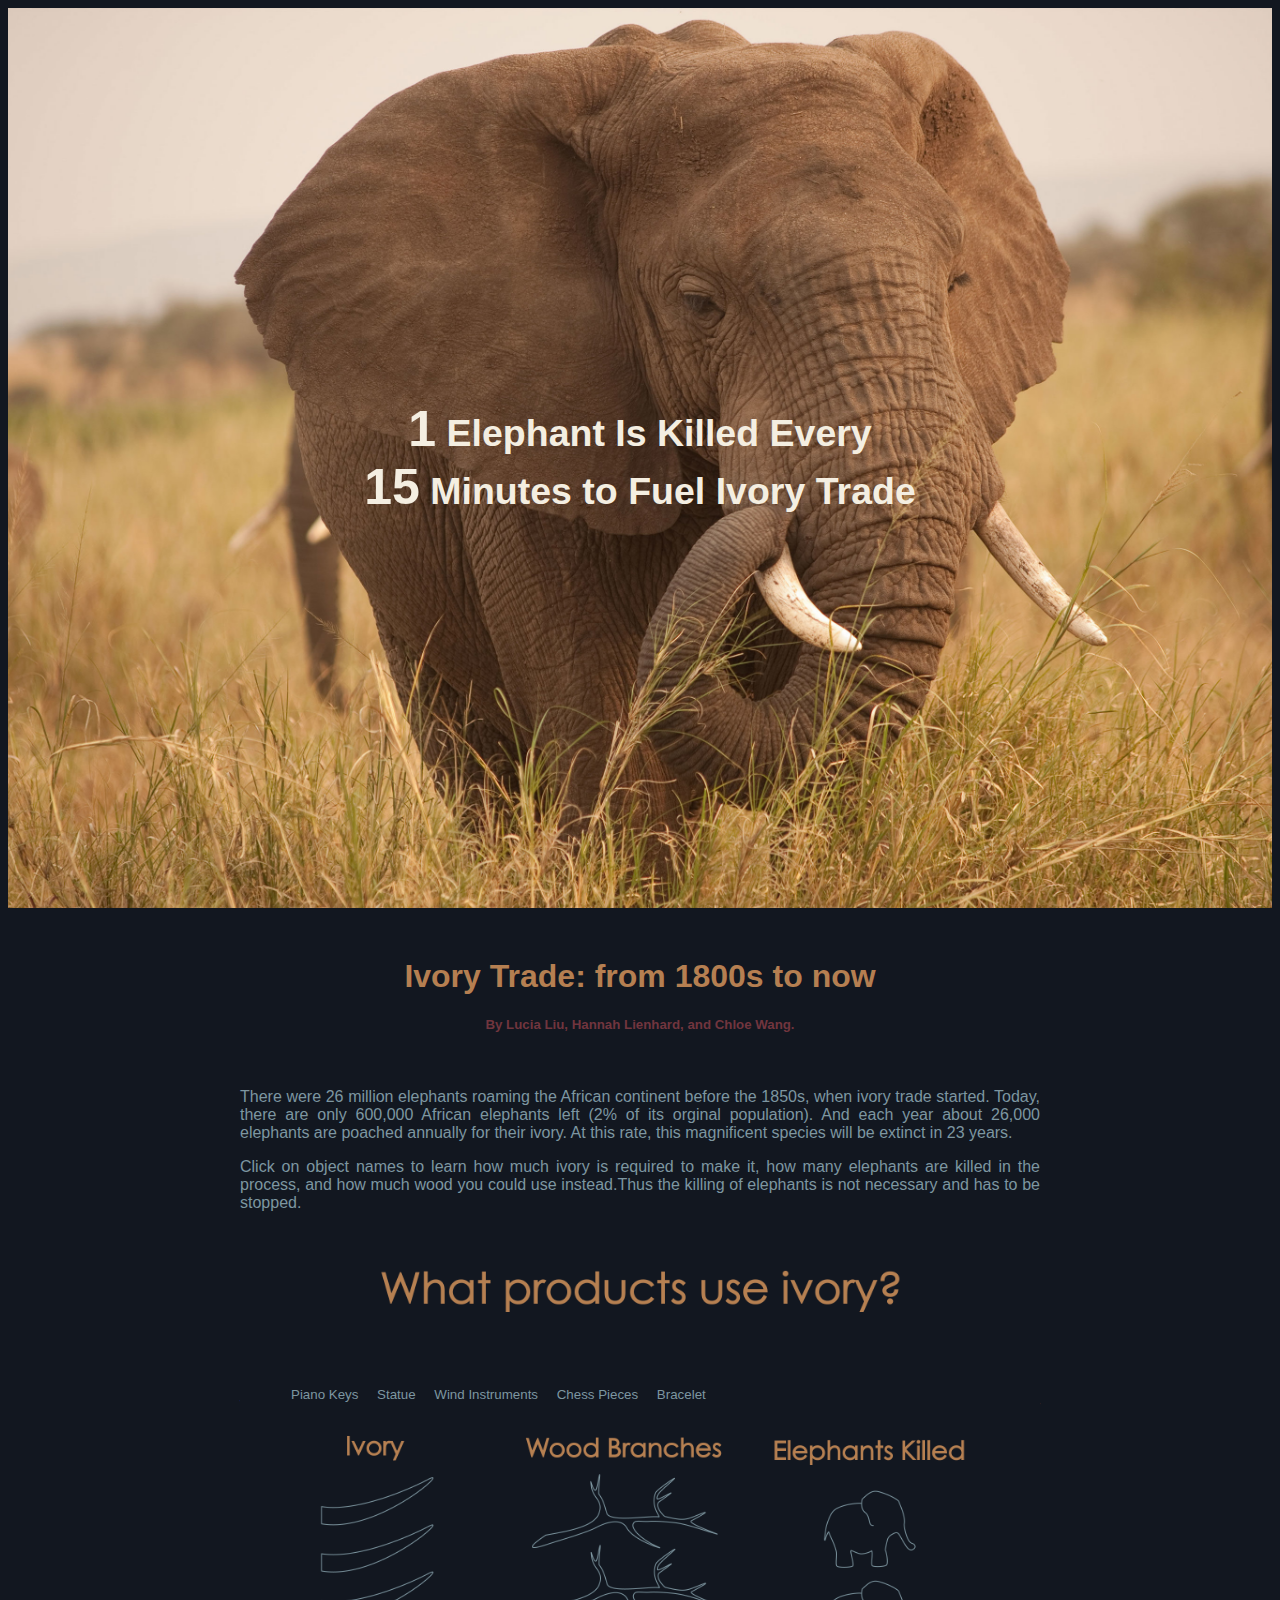
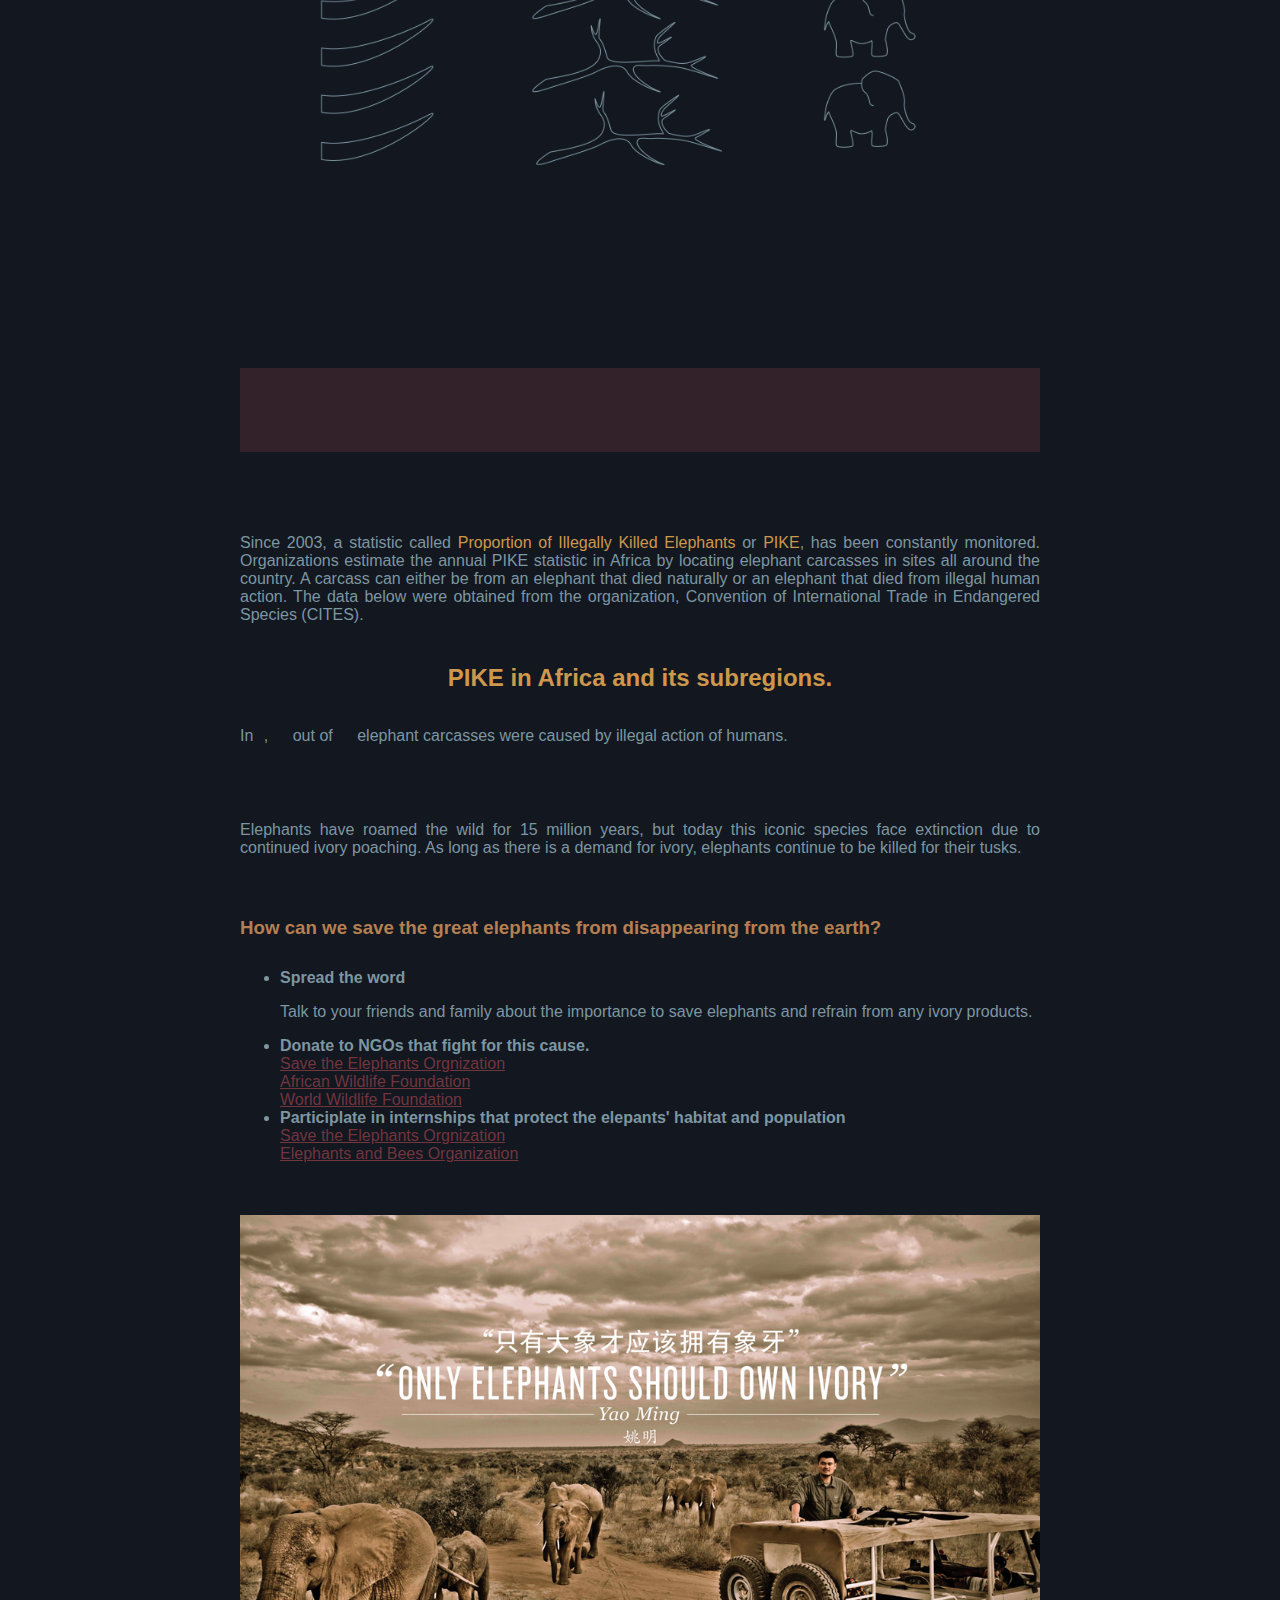
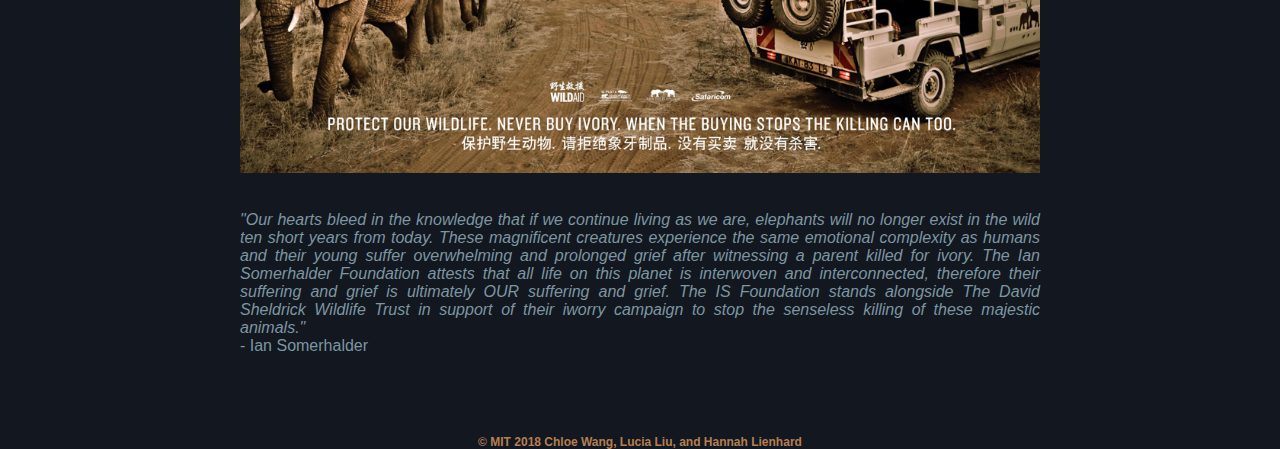
<file: index.html>
<!DOCTYPE html>
<head>
    <meta charset="utf-8">
    <title>Ivory Trade</title>
    <link rel="stylesheet" href="https://stackpath.bootstrapcdn.com/bootstrap/4.1.1/css/bootstrap.min.css" integrity="sha384-WskhaSGFgHYWDcbwN70/dfYBj47jz9qbsMId/iRN3ewGhXQFZCSftd1LZCfmhktB" crossorigin="anonymous">
     
    <link rel="stylesheet" href="style.css">
    <link rel="stylesheet" href="style1.css">
    <link rel="stylesheet" href="Lucia/style.css">
    <link rel="stylesheet" href="Hannah/style.css">
</head>
<body>
    <div class="bgimg">
        <div class="middle">
            <h2 id="landing"><strong id="fifteen">1</strong> Elephant Is Killed Every</br><strong id="fifteen">15</strong> Minutes to Fuel Ivory Trade</h2>
        </div>

        <div class="container" id="arrow">
            <div class="chevron"></div>
            <div class="chevron"></div>
            <div class="chevron"></div>
        </div>
    </div>
    
    <div id="container">
        <h1 class="title">Ivory Trade: from 1800s to now</h1>
        <h5 class="personnel">By Lucia Liu, Hannah Lienhard, and Chloe Wang.</h5>
        </br>
        <p> There were 26 million elephants roaming the African continent before the 1850s, when ivory trade started. Today, there are only 600,000 African elephants left (2% of its orginal population). And each year about 26,000 elephants are poached annually for their ivory. At this rate, this magnificent species will be extinct in 23 years.</p>
        <!-- <p>Ivory is carved to produe piano keys, jewelry, chess sets ... But all of these products are replacable with many other materials, such as wood and degradable plastic. Explore the graph below to see how easy ivory is replaced and thus the killing of elephants is not necessary and has to be stopped to save this iconic animal.</p> -->
        
        <!-- HANNAH START --> 
        <!-- <p> Elephant Ivory is used for a wide variety of objects. Each of these objects uses up quite a bit of ivory for production, and thus requires killing a certain number of elephants. This graphic is designed to help you learn about the impact of using and purchasing ivory products. Click on object names to learn how much ivory is required to make it, how many elephants are killed in the process, and how much wood you could use instead.</p> -->
        <p>Click on object names to learn how much ivory is required to make it, how many elephants are killed in the process, and how much wood you could use instead.Thus the killing of elephants is not necessary and has to be stopped. </p>
        <div class="overlay">
            <img  id ="tusks" src="Hannah/tusksnew.png"/>
            <svg id="rectangle-container">    
                <rect class = "rect1" id = "rect1"></rect>
                <rect class = "rect2" id = "rect2"></rect>
                <rect class = "rect3" id = "rect3"></rect>
            </svg>
            <div> 
                <ul>
                    <button class = "button" id = "piano" >Piano Keys</button>
                    <button class = "button" id = "statues" >Statue</button>
                    <button class = "button" id = "wind" >Wind Instruments</button>
                    <button class = "button" id = "chess" >Chess Pieces</button>
                    <button class = "button" id = "jewelry" >Bracelet</button>
              
                </ul>
            </div>
        </div>
        <!-- HANNAH END  -->

        <!-- CHLOE START -->
        <p>What led to today's situation? Click on the dots below to learn about the history of ivory trade. Each bar represents a data point of elephant population.</p>   
        
         </br>
        
        <div class="container">
            <div class="row">
                <div id="chart" class="col-md-12 "></div>

                <div class="row graphInfo">    
                    <div class="col-md-4"><img id="imgg"></div>
                    <div class="col-md-8"><h2 id="yr"></h2><p id="des"></p></div>
                </div>
            </div>
        </div>
        <!-- CHLOE END -->

        </br>
        </br>
        
        <!-- LUCIA START -->
        <p>Since 2003, a statistic called <span id="PIKE">Proportion of Illegally Killed Elephants</span> or <span id="PIKE">PIKE</span>, has been constantly monitored. Organizations estimate the annual PIKE statistic in Africa by locating elephant carcasses in sites all around the country. A carcass can either be from an elephant that died naturally or an elephant that died from illegal human action. The data below were obtained from the organization, Convention of International Trade in Endangered Species (CITES).</p>
        <h2 id="Luciatitle">PIKE in Africa and its subregions.</h2>
        <div id="slider-wrapper"></div>
<!--         <div id="legend-wrapper">
            <div class="first-line">
              <span>
                <svg width="20" height="20" style="margin-right: 10px">
                  <rect width="20" height="20" style="fill:#71353e;stroke-width:0;stroke:#7d96a0"/>
                </svg>
                Illegally killed elephants
              </span>
            </div>
            <div class="second-line">
              <span>
                <svg width="20" height="20" style="margin-right: 10px">
                  <rect width="20" height="20" style="fill:#33222a;stroke-width:0;stroke:#7d96a0"/>
                </svg>
                Legal elephant deaths
              </span>
            </div>
        </div> -->
        <div id="piechart-wrapper"></div>
        <div id="stat">
            In <span id="year"></span>, <span id="illegal"></span> out of <span id="total"></span> elephant carcasses were caused by illegal action of humans.
        </div>
        <div id="elephant-wrapper"></div>
        <!-- LUCIA END -->

        </br>
        </br>
        
<!--        <p>But all of these products are replacable with many other materials, such as wood and degradable plastic. The killing of elephants is not necessary and has to be stopped.</p>-->
        <p>Elephants have roamed the wild for 15 million years, but today this iconic species face extinction due to continued ivory poaching. As long as there is a demand for ivory, elephants continue to be killed for their tusks. 

        <h3>How can we save the great elephants from disappearing from the earth?</h3>
        <p>
            <ul>
                <li><strong>Spread the word</strong></li>
                <p>Talk to your friends and family about the importance to save elephants and refrain from any ivory products.</p>
                <li><strong>Donate to NGOs that fight for this cause.</strong></li>
                <a href="www.saveelephant.org">Save the Elephants Orgnization</a>
                </br>
                <a href="www.awf.org">African Wildlife Foundation</a>
                </br>
                <a href="www.wwf.org">World Wildlife Foundation</a>
                <li><strong>Participlate in internships that protect the elepants' habitat and population</strong></li>
                <a href="www.savetheelephants.org/project/internships/">Save the Elephants Orgnization</a>
                </br>
                <a href="http://elephantsandbees.com/internships-research/">Elephants and Bees Organization</a> 
            </ul>
        </p>
        </br>
        </br>
        <div>
            <img class="col-md-12 " id="ym" src="yaoming.jpg"/>
            </br>
            </br>
        </div>
        <p id="quote"><i>"Our hearts bleed in the knowledge that if we continue living as we are, elephants will no longer exist in the wild ten short years from today. These magnificent creatures experience the same emotional complexity as humans and their young suffer overwhelming and prolonged grief after witnessing a parent killed for ivory. The Ian Somerhalder Foundation attests that all life on this planet is interwoven and interconnected, therefore their suffering and grief is ultimately OUR suffering and grief. The IS Foundation stands alongside The David Sheldrick Wildlife Trust in support of their iworry campaign to stop the senseless killing of these majestic animals."</i></br>- Ian Somerhalder</p>
        </br>
        </br>

<h6 id="ending"> &#169 MIT 2018 Chloe Wang, Lucia Liu, and Hannah Lienhard</h6>

    <!-- SCRIPTS -->
    <script src="https://code.jquery.com/jquery-3.3.1.slim.min.js" integrity="sha384-q8i/X+965DzO0rT7abK41JStQIAqVgRVzpbzo5smXKp4YfRvH+8abtTE1Pi6jizo" crossorigin="anonymous"></script>
    <script src="https://cdnjs.cloudflare.com/ajax/libs/popper.js/1.14.3/umd/popper.min.js" integrity="sha384-ZMP7rVo3mIykV+2+9J3UJ46jBk0WLaUAdn689aCwoqbBJiSnjAK/l8WvCWPIPm49" crossorigin="anonymous"></script>
    <script src="https://stackpath.bootstrapcdn.com/bootstrap/4.1.1/js/bootstrap.min.js" integrity="sha384-smHYKdLADwkXOn1EmN1qk/HfnUcbVRZyYmZ4qpPea6sjB/pTJ0euyQp0Mk8ck+5T" crossorigin="anonymous"></script>
    <script src="https://d3js.org/d3.v4.min.js"></script>
    <script src="script1.js"></script>
    <script src="Lucia/slider.js"></script>
    <script src="Lucia/piechart.js"></script>
    <script src="Hannah/project4.js"></script>
    
</body>
</file>
<file: style.css>
#ending{
/*
    background-color: #333;
    margin:1% !important;
    padding:1%;
*/
 text-align: center;
    font-size:12px;
    color: #b57f51;
}
body {
    background-color: #121720;
    font-size: 1em;
    font-family: 'Century Gothic', sans-serif;
    color: #7d96a0;
    text-align: justify;
}

a{
    color: #71353e;
}

a:hover{
    color: #b57f51;
}
h1, h2, h3 {
    
    color: #b57f51;
}

h5{
   color: #71353e;
}

h3{
    margin-top: 60px !important;
    margin-bottom: 30px;
}

#container {
  width: 800px;
  margin: auto;
}

.title, .personnel {
	text-align: center;
}

.title {
	margin-top: 50px;
	font-size: 2em;
	font-weight: bold;
}
</file>
<file: style1.css>
/*Chloe's graph's CSS + landing page css*/
.boxonload{
    display:none;
    
}


.axis line,.axis path{
  stroke: #71353e !important;
}


.line {
  fill: none;
  stroke: #a54d5b !important;
  stroke-width: 2px;
/*    border-style: dotted !important;*/
}


.bar{   
    fill:#71353e;
}


.axis text{
    fill:#7d96a0 !important;
    
}

.yaxisname{
    fill:#7d96a0;
}
.dot{
    cursor:pointer;
    fill:#ce974b;
stroke:#a54d5b;
    stroke-width: 1.5px;
    
}

.mouseText{
    fill: #ce974b !important;
}

.mouseTextLeave{
    fill: #b57f51 !important;
/*    stroke:#a54d5b;*/
}

.graphInfo{
   width: 100%;
   background-color: #33222a ; 
    border: none;
}

#imgg {
    margin: 5%;
    max-height: 100%;
    max-width: 100%;       
}

#yr {
    margin-top: 10px;
    color:#a54d5b  !important;
}

#des {
    margin:0px;
    margin-top:30px;
     margin-bottom:10px;
    color: #b57f51 !important;
    max-height: 100%;
    max-width: 100%;  
    font-size: 14px !important;
}

.col-md-12{
/*border: 1px solid black;*/

    width: 100%;
}

#chart{
    height: 500px;
}
#ym{
    width=100%;
    
}

/*landing page css*/

body, html {
    height: 100%
}

#landing{
    color:#f4eee1;
}

#fifteen{
    font-size:50px;
   
}
.bgimg {
    /* Background image */
    background-image: url('bigelephant.jpg');
    /* Full-screen */
    height: 100%;
    /* Center the background image */
    background-position: center;
    /* Scale and zoom in the image */
    background-size: cover;
    font-family: 'Century Gothic', sans-serif;
    /* Add position: relative to enable absolutely positioned elements inside the image (place text) */
    position: relative;
    font-size: 25px;
}


.middle {
    position: absolute;
    top: 50%;
    left: 50%;
    transform: translate(-50%, -50%);
    text-align: center;
}

#arrow {
  position: relative;
top:600px;
  width: 24px;
  height: 24px;
}

.chevron {
  position: absolute;
  width: 28px;
  height: 8px;
  opacity: 0;
  transform: scale3d(0.5, 0.5, 0.5);
  animation: move 3s ease-out infinite;
}

.chevron:first-child {
  animation: move 3s ease-out 1s infinite;
}

.chevron:nth-child(2) {
  animation: move 3s ease-out 2s infinite;
}

.chevron:before,
.chevron:after {
  content: ' ';
  position: absolute;
  top: 0;
  height: 100%;
  width: 51%;
  background: #fff;
}

.chevron:before {
  left: 0;
  transform: skew(0deg, 30deg);
}

.chevron:after {
  right: 0;
  width: 50%;
  transform: skew(0deg, -30deg);
}

@keyframes move {
  25% {
    opacity: 1;

  }
  33% {
    opacity: 1;
    transform: translateY(30px);
  }
  67% {
    opacity: 1;
    transform: translateY(40px);
  }
  100% {
    opacity: 0;
    transform: translateY(55px) scale3d(0.5, 0.5, 0.5);
  }
}


@keyframes pulse {
  to {
    opacity: 1;
  }
}
</file>
<file: Lucia/style.css>
#PIKE {
  /*font-weight: bold;*/
  color: #ce974b;
}

#Luciatitle {
  font-size: 1.5em;
  /*font-weight: bold;*/
  color: #ce974b;
  text-align: center;
  margin: 40px 0 0 0;
}

/* SLIDER */

/*.Luciaaxis {
  font: 14px "Century Gothic";
  -webkit-user-select: none;
  -moz-user-select: none;
  user-select: none;
}

.Luciaaxis .domain {
  fill: none;
 /* stroke: #000;
  stroke-opacity: .3;
  stroke-width: 10px;
  stroke-linecap: round;
}

.Luciaaxis .halo {
  fill: none;
  stroke: #7d96a0;
  stroke-width: 4px;
  stroke-linecap: round;
}

.slider .handle {
  fill: #ce974b;
  stroke: #000;
  stroke-opacity: .5;
  stroke-width: 1.25px;
  pointer-events: none;
}*/

.ticks {
  font-size: 0.875em;
}

.track,
.track-inset,
.track-overlay {
  stroke-linecap: round;
}

.track {
  /*stroke: #000;
  stroke-opacity: 0.3;
  stroke-width: 10px;*/
}

.track-inset {
  stroke: #7d96a0;
  stroke-width: 4px;
}

.track-overlay {
  pointer-events: stroke;
  stroke-width: 50px;
  stroke: transparent;
  cursor: crosshair;
}

.handle {
  fill: #ce974b;
  /*stroke: #000;*/
  /*stroke-opacity: 0.5;*/
  /*stroke-width: 1.25px;*/
}

/* LEGEND */

#legend-wrapper {
  text-align: left;
  color: #7d96a0;
  font-family: "Century Gothic";
  margin-bottom: 30px;
}

#legend-wrapper .first-line {
  margin-bottom: 10px;
}

/* PIE CHART */

.piechart {
  /*margin: 0 10px;*/
}

.piechart text {
  font: 16px "Century Gothic";
  text-anchor: middle;
}

/* ELEPHANTS */

#stat {
  margin-top: 20px;
}

#stat #year {
  color: #ce974b;
  font-size: 1.125em;
  margin-left: 5px;
  margin-right: 1px;
}

#stat #illegal {
  font-size: 2em;
  font-weight: bold;
  color: #71353e;
  margin-left: 10px;
  margin-right: 10px;
}

#stat #total {
  font-size: 2em;
  font-weight: bold;
  color: #71353e;
  margin-left: 10px;
  margin-right: 10px;
}

#elephant-wrapper {
  margin: 20px 0;
}
</file>
<file: Hannah/style.css>
/*body {
    font-family: "Century Gothic";
    padding: 50px;
    background-color:#121720;
}*/

.overlay {
    position: relative;
/*     display: inline; */
/*    width: 1300px;
    height: 1100px;*/
    width: 100%;
}

#tusks {
    position: absolute;
/*    width: 1297.3px;
    height: 1100px;*/
    width: 800px;
    z-index: 0;
    /*display: none;*/
}


.overlay ul {
    font-size: 1.5em;
    position: absolute;
    top: 110px;
    left: 30px;
    z-index: 1;
    color: #7d96a0;
    padding: 15px;
}
.rect1 {
    position: absolute;
    fill: #614150;
/*    fill: rgb(142, 86, 125);*/
    top: 200px;
    right: 400px;
    z-index: -1;
}

button {
    border: none;
    background-color: inherit;
    cursor: pointer;
    display: inline-block;
    color: #7d96a0;
    z-index: 1;
}

button:hover {
/*    background: #938b5e;*/
    color: #614150;
}

/*
button:visited {
    color:maroon;
}
*/

.rect2 {
    position: absolute;
    fill: #614150;
/*    fill: rgb(142, 86, 125);*/
    top: 800px;
    right: 800px;
    z-index: -1;
}

.rect3 {
    position: absolute;
    fill: #614150;
/*    fill: rgb(142, 86, 125);*/
    top: 800px;
    right: 800px;
    z-index: -1;
}
</file>
